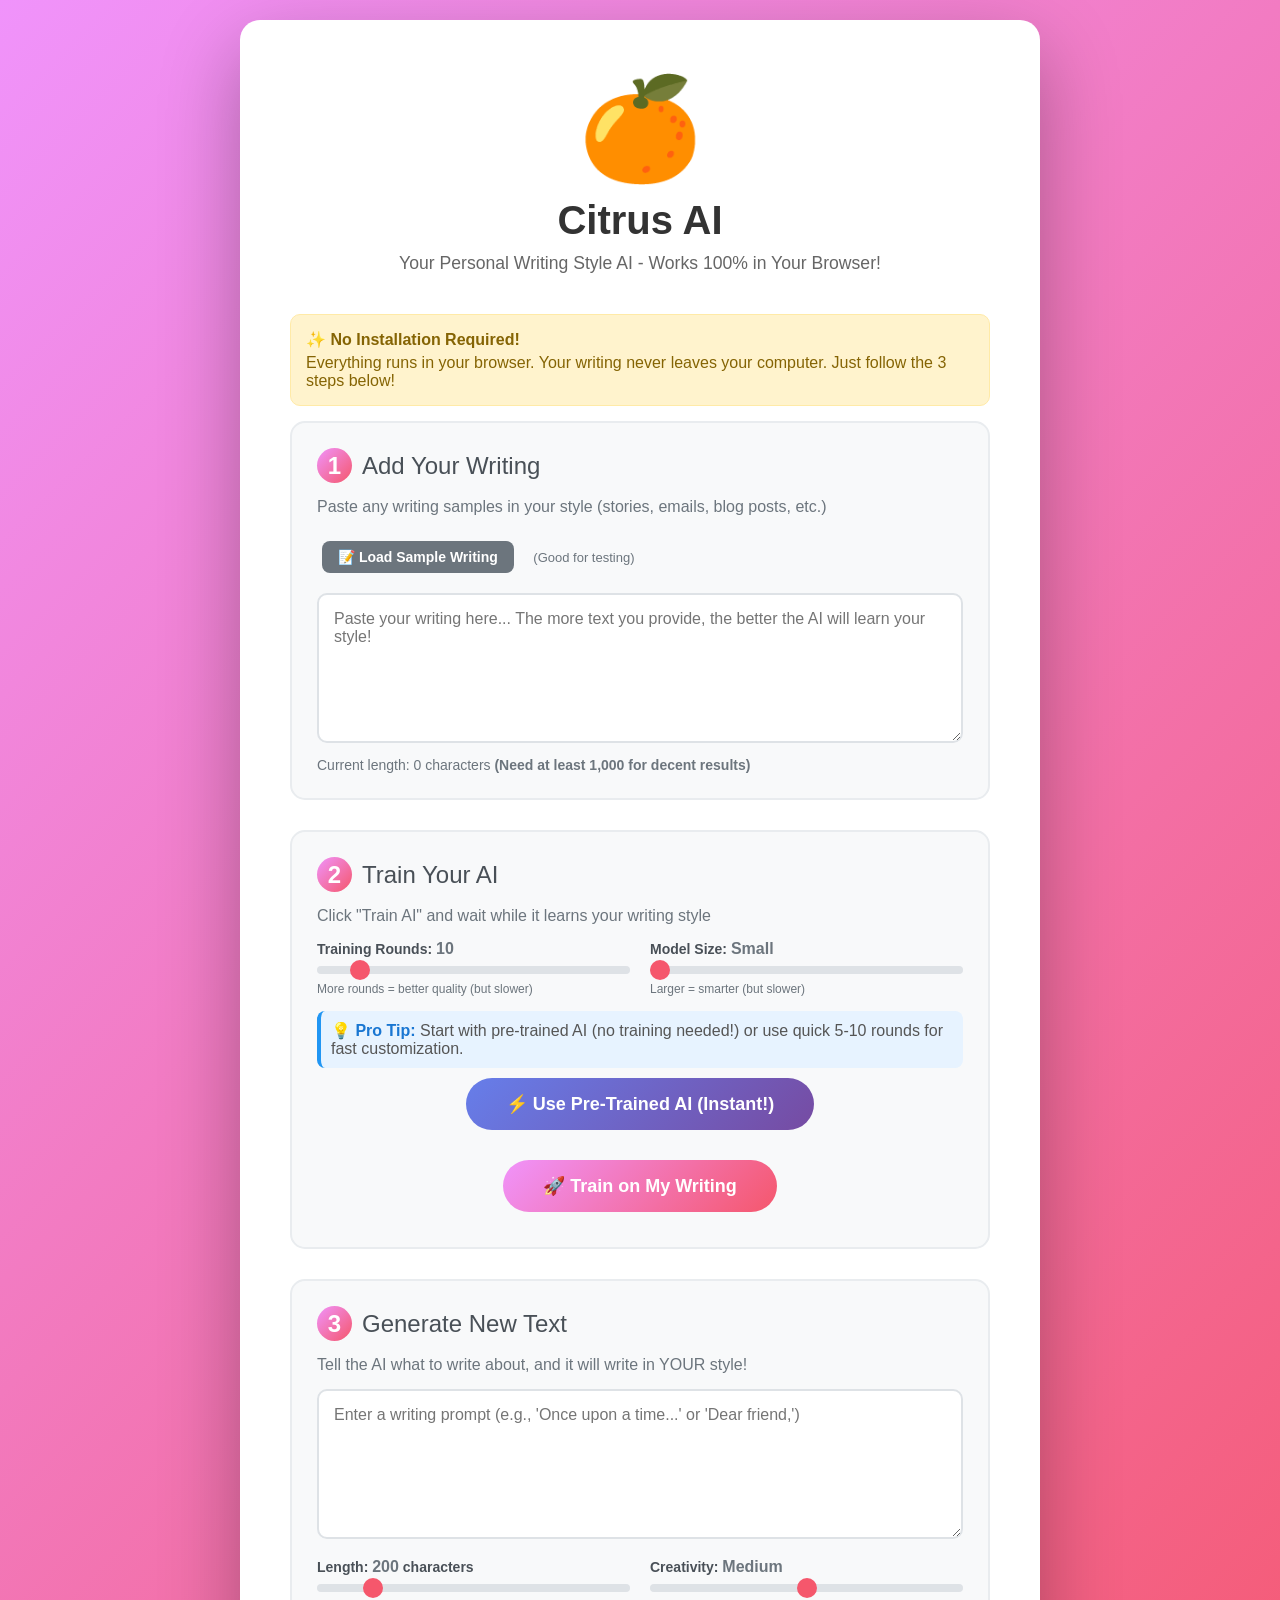
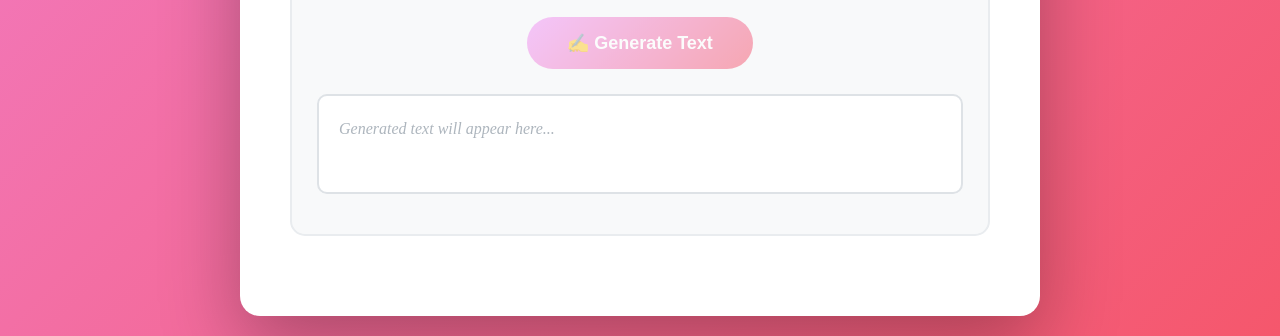
<file: index.html>
<!DOCTYPE html>
<html lang="en">
<head>
    <meta charset="UTF-8">
    <meta name="viewport" content="width=device-width, initial-scale=1.0">
    <title>🍊 Citrus AI - Your Personal Writing AI</title>
    <style>
        * {
            margin: 0;
            padding: 0;
            box-sizing: border-box;
        }
        
        body {
            font-family: -apple-system, BlinkMacSystemFont, 'Segoe UI', Roboto, 'Helvetica Neue', Arial, sans-serif;
            background: linear-gradient(135deg, #f093fb 0%, #f5576c 100%);
            min-height: 100vh;
            padding: 20px;
            display: flex;
            justify-content: center;
            align-items: center;
        }
        
        .container {
            max-width: 800px;
            width: 100%;
            background: white;
            border-radius: 20px;
            padding: 50px;
            box-shadow: 0 30px 80px rgba(0,0,0,0.3);
        }
        
        .logo {
            text-align: center;
            font-size: 100px;
            margin-bottom: 10px;
            animation: bounce 2s infinite;
        }
        
        @keyframes bounce {
            0%, 100% { transform: translateY(0); }
            50% { transform: translateY(-10px); }
        }
        
        h1 {
            text-align: center;
            color: #333;
            margin-bottom: 10px;
            font-size: 2.5em;
        }
        
        .subtitle {
            text-align: center;
            color: #666;
            margin-bottom: 40px;
            font-size: 1.1em;
        }
        
        .section {
            margin-bottom: 30px;
            padding: 25px;
            background: #f8f9fa;
            border-radius: 15px;
            border: 2px solid #e9ecef;
        }
        
        .section-title {
            font-size: 1.5em;
            color: #495057;
            margin-bottom: 15px;
            display: flex;
            align-items: center;
            gap: 10px;
        }
        
        .step-number {
            background: linear-gradient(135deg, #f093fb 0%, #f5576c 100%);
            color: white;
            width: 35px;
            height: 35px;
            border-radius: 50%;
            display: flex;
            align-items: center;
            justify-content: center;
            font-weight: bold;
        }
        
        textarea {
            width: 100%;
            min-height: 150px;
            padding: 15px;
            border: 2px solid #dee2e6;
            border-radius: 10px;
            font-size: 16px;
            font-family: inherit;
            resize: vertical;
            transition: border-color 0.3s;
        }
        
        textarea:focus {
            outline: none;
            border-color: #f093fb;
        }
        
        button {
            background: linear-gradient(135deg, #f093fb 0%, #f5576c 100%);
            color: white;
            border: none;
            padding: 15px 40px;
            font-size: 18px;
            font-weight: bold;
            border-radius: 50px;
            cursor: pointer;
            transition: transform 0.2s, box-shadow 0.2s;
            display: inline-block;
            margin: 10px 5px;
        }
        
        button:hover {
            transform: translateY(-2px);
            box-shadow: 0 10px 25px rgba(240, 147, 251, 0.4);
        }
        
        button:active {
            transform: translateY(0);
        }
        
        button:disabled {
            opacity: 0.5;
            cursor: not-allowed;
            transform: none;
        }
        
        .button-group {
            display: flex;
            flex-wrap: wrap;
            gap: 10px;
            justify-content: center;
        }
        
        .progress-bar {
            width: 100%;
            height: 30px;
            background: #e9ecef;
            border-radius: 15px;
            overflow: hidden;
            margin: 15px 0;
            display: none;
        }
        
        .progress-fill {
            height: 100%;
            background: linear-gradient(90deg, #f093fb 0%, #f5576c 100%);
            transition: width 0.3s;
            display: flex;
            align-items: center;
            justify-content: center;
            color: white;
            font-weight: bold;
        }
        
        .status {
            text-align: center;
            padding: 15px;
            margin: 15px 0;
            border-radius: 10px;
            font-weight: 500;
            display: none;
        }
        
        .status.info {
            background: #d1ecf1;
            color: #0c5460;
            border: 1px solid #bee5eb;
        }
        
        .status.success {
            background: #d4edda;
            color: #155724;
            border: 1px solid #c3e6cb;
        }
        
        .status.error {
            background: #f8d7da;
            color: #721c24;
            border: 1px solid #f5c6cb;
        }
        
        .settings {
            display: grid;
            grid-template-columns: 1fr 1fr;
            gap: 20px;
            margin: 15px 0;
        }
        
        .setting-item {
            display: flex;
            flex-direction: column;
            gap: 8px;
        }
        
        .setting-item label {
            font-weight: 600;
            color: #495057;
            font-size: 14px;
        }
        
        input[type="range"] {
            width: 100%;
            height: 8px;
            border-radius: 5px;
            background: #dee2e6;
            outline: none;
            -webkit-appearance: none;
        }
        
        input[type="range"]::-webkit-slider-thumb {
            -webkit-appearance: none;
            appearance: none;
            width: 20px;
            height: 20px;
            border-radius: 50%;
            background: #f5576c;
            cursor: pointer;
        }
        
        input[type="range"]::-moz-range-thumb {
            width: 20px;
            height: 20px;
            border-radius: 50%;
            background: #f5576c;
            cursor: pointer;
            border: none;
        }
        
        .value-display {
            font-size: 16px;
            color: #6c757d;
            font-weight: bold;
        }
        
        .result-box {
            background: #fff;
            border: 2px solid #dee2e6;
            border-radius: 10px;
            padding: 20px;
            min-height: 100px;
            margin: 15px 0;
            white-space: pre-wrap;
            word-wrap: break-word;
            font-family: Georgia, serif;
            line-height: 1.6;
            font-size: 16px;
        }
        
        .result-box:empty::before {
            content: 'Generated text will appear here...';
            color: #adb5bd;
            font-style: italic;
        }
        
        .info-box {
            background: #fff3cd;
            border: 1px solid #ffeaa7;
            border-radius: 10px;
            padding: 15px;
            margin: 15px 0;
            color: #856404;
        }
        
        .info-box strong {
            display: block;
            margin-bottom: 5px;
        }
        
        @media (max-width: 600px) {
            .container {
                padding: 30px 20px;
            }
            
            .settings {
                grid-template-columns: 1fr;
            }
            
            h1 {
                font-size: 2em;
            }
            
            .logo {
                font-size: 60px;
            }
        }
    </style>
</head>
<body>
    <div class="container">
        <div class="logo">🍊</div>
        <h1>Citrus AI</h1>
        <p class="subtitle">Your Personal Writing Style AI - Works 100% in Your Browser!</p>
        
        <div class="info-box">
            <strong>✨ No Installation Required!</strong>
            Everything runs in your browser. Your writing never leaves your computer. Just follow the 3 steps below!
        </div>
        
        <!-- Step 1: Add Writing -->
        <div class="section">
            <div class="section-title">
                <span class="step-number">1</span>
                <span>Add Your Writing</span>
            </div>
            <p style="margin-bottom: 15px; color: #6c757d;">
                Paste any writing samples in your style (stories, emails, blog posts, etc.)
            </p>
            <div style="margin-bottom: 10px;">
                <button onclick="loadSampleData()" class="btn-secondary" style="background: #6c757d; color: white; padding: 8px 16px; border: none; border-radius: 8px; cursor: pointer; font-size: 14px;">
                    📝 Load Sample Writing
                </button>
                <span style="margin-left: 10px; color: #6c757d; font-size: 13px;">(Good for testing)</span>
            </div>
            <textarea id="trainingText" placeholder="Paste your writing here... The more text you provide, the better the AI will learn your style!"></textarea>
            <div style="margin-top: 10px; color: #6c757d; font-size: 14px;">
                Current length: <span id="textLength">0</span> characters
                <strong>(Need at least 1,000 for decent results)</strong>
            </div>
        </div>
        
        <!-- Step 2: Train -->
        <div class="section">
            <div class="section-title">
                <span class="step-number">2</span>
                <span>Train Your AI</span>
            </div>
            <p style="margin-bottom: 15px; color: #6c757d;">
                Click "Train AI" and wait while it learns your writing style
            </p>
            
            <div class="settings">
                <div class="setting-item">
                    <label>Training Rounds: <span class="value-display" id="epochsValue">10</span></label>
                    <input type="range" id="epochs" min="5" max="50" value="10" step="5">
                    <small style="color: #6c757d; font-size: 12px;">More rounds = better quality (but slower)</small>
                </div>
                <div class="setting-item">
                    <label>Model Size: <span class="value-display" id="sizeValue">Small</span></label>
                    <input type="range" id="modelSize" min="1" max="3" value="1" step="1">
                    <small style="color: #6c757d; font-size: 12px;">Larger = smarter (but slower)</small>
                </div>
            </div>
            
            <div style="margin-top: 15px; padding: 10px; background: #e7f3ff; border-radius: 8px; border-left: 4px solid #2196F3;">
                <strong style="color: #1976D2;">💡 Pro Tip:</strong> 
                <span style="color: #555;">Start with pre-trained AI (no training needed!) or use quick 5-10 rounds for fast customization.</span>
            </div>
            
            <div class="button-group">
                <button id="pretrainedBtn" onclick="usePretrainedModel()" style="background: linear-gradient(135deg, #667eea 0%, #764ba2 100%);">⚡ Use Pre-Trained AI (Instant!)</button>
                <button id="trainBtn" onclick="startTraining()">🚀 Train on My Writing</button>
                <button id="stopBtn" onclick="stopTraining()" style="display:none;">⏹️ Stop Training</button>
            </div>
            
            <div class="progress-bar" id="progressBar">
                <div class="progress-fill" id="progressFill">0%</div>
            </div>
            
            <div class="status" id="trainStatus"></div>
        </div>
        
        <!-- Step 3: Generate -->
        <div class="section">
            <div class="section-title">
                <span class="step-number">3</span>
                <span>Generate New Text</span>
            </div>
            <p style="margin-bottom: 15px; color: #6c757d;">
                Tell the AI what to write about, and it will write in YOUR style!
            </p>
            
            <textarea id="prompt" placeholder="Enter a writing prompt (e.g., 'Once upon a time...' or 'Dear friend,')"></textarea>
            
            <div class="settings" style="margin-top: 15px;">
                <div class="setting-item">
                    <label>Length: <span class="value-display" id="lengthValue">200</span> characters</label>
                    <input type="range" id="length" min="50" max="1000" value="200" step="50">
                </div>
                <div class="setting-item">
                    <label>Creativity: <span class="value-display" id="tempValue">Medium</span></label>
                    <input type="range" id="temperature" min="1" max="3" value="2" step="1">
                </div>
            </div>
            
            <div class="button-group">
                <button id="generateBtn" onclick="generateText()" disabled>✍️ Generate Text</button>
                <button id="copyBtn" onclick="copyResult()" style="display:none;">📋 Copy</button>
            </div>
            
            <div class="result-box" id="resultBox"></div>
            
            <div class="status" id="genStatus"></div>
        </div>
    </div>

    <script>
        // Simple neural network implementation in JavaScript
        // This is a basic character-level language model
        
        let model = null;
        let charToIdx = {};
        let idxToChar = {};
        let trainingWorker = null;
        
        // Update value displays
        document.getElementById('epochs').addEventListener('input', e => {
            document.getElementById('epochsValue').textContent = e.target.value;
        });
        
        document.getElementById('modelSize').addEventListener('input', e => {
            const sizes = ['Small', 'Medium', 'Large'];
            document.getElementById('sizeValue').textContent = sizes[e.target.value - 1];
        });
        
        document.getElementById('length').addEventListener('input', e => {
            document.getElementById('lengthValue').textContent = e.target.value;
        });
        
        document.getElementById('temperature').addEventListener('input', e => {
            const temps = ['Low', 'Medium', 'High'];
            document.getElementById('tempValue').textContent = temps[e.target.value - 1];
        });
        
        document.getElementById('trainingText').addEventListener('input', e => {
            document.getElementById('textLength').textContent = e.target.value.length.toLocaleString();
        });
        
        // Simple LSTM-like model in JavaScript
        class SimpleLM {
            constructor(vocabSize, hiddenSize = 128) {
                this.vocabSize = vocabSize;
                this.hiddenSize = hiddenSize;
                
                // Initialize weights randomly
                this.Wih = this.randomMatrix(hiddenSize, vocabSize);
                this.Whh = this.randomMatrix(hiddenSize, hiddenSize);
                this.Who = this.randomMatrix(vocabSize, hiddenSize);
                this.bh = new Array(hiddenSize).fill(0);
                this.bo = new Array(vocabSize).fill(0);
                
                // Hidden state
                this.h = new Array(hiddenSize).fill(0);
            }
            
            randomMatrix(rows, cols) {
                const mat = [];
                for (let i = 0; i < rows; i++) {
                    mat[i] = [];
                    for (let j = 0; j < cols; j++) {
                        mat[i][j] = (Math.random() - 0.5) * 0.1;
                    }
                }
                return mat;
            }
            
            matVecMul(mat, vec) {
                const result = new Array(mat.length).fill(0);
                for (let i = 0; i < mat.length; i++) {
                    for (let j = 0; j < vec.length; j++) {
                        result[i] += mat[i][j] * vec[j];
                    }
                }
                return result;
            }
            
            tanh(x) {
                return Math.tanh(x);
            }
            
            softmax(arr) {
                const max = Math.max(...arr);
                const exps = arr.map(x => Math.exp(x - max));
                const sum = exps.reduce((a, b) => a + b, 0);
                return exps.map(x => x / sum);
            }
            
            forward(input) {
                // One-hot encode input
                const x = new Array(this.vocabSize).fill(0);
                x[input] = 1;
                
                // Hidden layer: h = tanh(Wih @ x + Whh @ h_prev + bh)
                const ih = this.matVecMul(this.Wih, x);
                const hh = this.matVecMul(this.Whh, this.h);
                
                for (let i = 0; i < this.hiddenSize; i++) {
                    this.h[i] = this.tanh(ih[i] + hh[i] + this.bh[i]);
                }
                
                // Output layer: y = softmax(Who @ h + bo)
                const o = this.matVecMul(this.Who, this.h);
                for (let i = 0; i < this.vocabSize; i++) {
                    o[i] += this.bo[i];
                }
                
                return this.softmax(o);
            }
            
            train(text, progressCallback) {
                const learningRate = 0.01;
                
                // Performance optimization: Sample from long texts to speed up training
                // For texts > 5000 chars, use every 3rd character to reduce computation by 66%
                let sequence = text;
                let skipFactor = 1;
                
                if (text.length > 5000) {
                    skipFactor = 3;
                    const sampled = [];
                    for (let i = 0; i < text.length; i += skipFactor) {
                        sampled.push(text[i]);
                    }
                    sequence = sampled.join('');
                }
                
                // Train for ONE epoch (called repeatedly by trainBatch)
                // Reset hidden state
                this.h = new Array(this.hiddenSize).fill(0);
                
                let loss = 0;
                let validChars = 0;
                
                // Train on the sequence (sampled if long)
                for (let i = 0; i < sequence.length - 1; i++) {
                    const currentChar = charToIdx[sequence[i]];
                    const nextChar = charToIdx[sequence[i + 1]];
                    
                    if (currentChar === undefined || nextChar === undefined) continue;
                    
                    // Store previous hidden state for weight updates
                    const prevH = [...this.h];
                    
                    // Forward pass
                    const probs = this.forward(currentChar);
                    
                    // Calculate loss (cross-entropy)
                    loss += -Math.log(probs[nextChar] + 1e-10);
                    validChars++;
                    
                    // Backpropagation - compute gradients
                    const delta = [...probs];
                    delta[nextChar] -= 1;  // Gradient of cross-entropy loss
                    
                    // Update output weights (Who, bo)
                    for (let j = 0; j < this.vocabSize; j++) {
                        for (let k = 0; k < this.hiddenSize; k++) {
                            this.Who[j][k] -= learningRate * delta[j] * this.h[k];
                        }
                        this.bo[j] -= learningRate * delta[j];
                    }
                    
                    // FIXED: Also update hidden layer weights!
                    // Compute gradient for hidden layer
                    const dhRaw = new Array(this.hiddenSize).fill(0);
                    for (let j = 0; j < this.vocabSize; j++) {
                        for (let k = 0; k < this.hiddenSize; k++) {
                            dhRaw[k] += delta[j] * this.Who[j][k];
                        }
                    }
                    
                    // Derivative of tanh
                    const dh = dhRaw.map((d, idx) => d * (1 - this.h[idx] * this.h[idx]));
                    
                    // Update input-to-hidden weights (Wih)
                    const x = new Array(this.vocabSize).fill(0);
                    x[currentChar] = 1;
                    
                    for (let j = 0; j < this.hiddenSize; j++) {
                        for (let k = 0; k < this.vocabSize; k++) {
                            this.Wih[j][k] -= learningRate * dh[j] * x[k];
                        }
                    }
                    
                    // Update hidden-to-hidden weights (Whh)
                    for (let j = 0; j < this.hiddenSize; j++) {
                        for (let k = 0; k < this.hiddenSize; k++) {
                            this.Whh[j][k] -= learningRate * dh[j] * prevH[k];
                        }
                    }
                    
                    // Update hidden bias
                    for (let j = 0; j < this.hiddenSize; j++) {
                        this.bh[j] -= learningRate * dh[j];
                    }
                }
                
                // Return the loss for this epoch
                return validChars > 0 ? loss / validChars : 0;
            }
            
            generate(startText, length, temperature = 1.0) {
                // Reset hidden state
                this.h = new Array(this.hiddenSize).fill(0);
                
                let result = startText;
                
                // Prime the model with start text
                for (let char of startText) {
                    if (charToIdx[char] !== undefined) {
                        this.forward(charToIdx[char]);
                    }
                }
                
                // Generate new characters
                for (let i = 0; i < length; i++) {
                    const lastChar = result[result.length - 1];
                    const lastIdx = charToIdx[lastChar];
                    
                    if (lastIdx === undefined) break;
                    
                    let probs = this.forward(lastIdx);
                    
                    // Apply temperature
                    if (temperature !== 1.0) {
                        probs = probs.map(p => Math.pow(p, 1.0 / temperature));
                        const sum = probs.reduce((a, b) => a + b, 0);
                        probs = probs.map(p => p / sum);
                    }
                    
                    // Sample from distribution
                    const r = Math.random();
                    let cumsum = 0;
                    let nextIdx = 0;
                    
                    for (let j = 0; j < probs.length; j++) {
                        cumsum += probs[j];
                        if (r < cumsum) {
                            nextIdx = j;
                            break;
                        }
                    }
                    
                    result += idxToChar[nextIdx];
                }
                
                return result;
            }
        }
        
        function showStatus(elementId, message, type = 'info') {
            const status = document.getElementById(elementId);
            status.textContent = message;
            status.className = 'status ' + type;
            status.style.display = 'block';
        }
        
        function hideStatus(elementId) {
            document.getElementById(elementId).style.display = 'none';
        }
        
        function loadSampleData() {
            // Good quality sample text that will actually train well
            const sampleText = `The morning sun filtered through the curtains, casting soft golden light across the room. Emma stirred in her bed, reluctant to leave the warmth of her blankets. She could hear birds singing outside her window, their cheerful melodies a gentle reminder that a new day had begun.

As she finally rose and made her way to the kitchen, the familiar routine brought her comfort. The kettle whistled as she prepared her morning tea, steam rising in delicate spirals. She wrapped her hands around the warm mug and moved to the window seat, her favorite spot to watch the world wake up.

The neighborhood was already coming to life. Mr. Peterson was walking his golden retriever down the street, just as he did every morning at seven thirty. The bakery across the way had its lights on, and Emma could almost smell the fresh bread being pulled from the ovens. These small, predictable moments made up the fabric of her daily life.

She thought about the day ahead. There were errands to run, emails to answer, a friend to meet for lunch. Nothing extraordinary, but that was fine. Emma had learned to find beauty in the ordinary, joy in the simple rhythms of everyday existence.

The afternoon brought rain, soft pattering on the windows that created a cozy atmosphere indoors. Perfect weather for reading, Emma thought as she settled into her armchair with a well-worn novel. She had read this book before, but that didn't matter. Sometimes the best stories were the ones you could return to again and again.

As evening approached, Emma prepared dinner in her small but efficient kitchen. Chopping vegetables became a meditative practice, the repetitive motion allowing her mind to wander. She thought about her grandmother, who had taught her to cook, emphasizing that food made with care always tasted better.

The day ended as quietly as it had begun, with Emma watching the sunset paint the sky in shades of orange and pink. Tomorrow would bring its own small adventures, its own quiet moments to treasure. This was enough, she realized. This simple, peaceful life was exactly enough.`;
            
            document.getElementById('trainingText').value = sampleText;
            document.getElementById('textLength').textContent = sampleText.length.toLocaleString();
            showStatus('trainStatus', '✅ Sample writing loaded! You can now train the AI.', 'success');
        }
        
        function startTraining() {
            const text = document.getElementById('trainingText').value;
            
            if (!text || text.length < 500) {
                showStatus('trainStatus', '❌ Please add more text! Need at least 500 characters for decent results. Click "Load Sample Writing" to try with example text.', 'error');
                return;
            }
            
            if (text.length < 1000) {
                showStatus('trainStatus', '⚠️ Warning: More text (1,000+ chars) will give MUCH better results. Training anyway...', 'info');
                // Continue but warn user
            }
            
            // Build vocabulary
            const chars = [...new Set(text)];
            charToIdx = {};
            idxToChar = {};
            
            chars.forEach((char, idx) => {
                charToIdx[char] = idx;
                idxToChar[idx] = char;
            });
            
            // Get settings
            const epochs = parseInt(document.getElementById('epochs').value);
            const sizeValue = parseInt(document.getElementById('modelSize').value);
            const hiddenSizes = [64, 128, 256];
            const hiddenSize = hiddenSizes[sizeValue - 1];
            
            // Create model
            model = new SimpleLM(chars.length, hiddenSize);
            
            // UI updates
            document.getElementById('trainBtn').disabled = true;
            document.getElementById('pretrainedBtn').disabled = true;
            document.getElementById('stopBtn').style.display = 'inline-block';
            document.getElementById('progressBar').style.display = 'block';
            document.getElementById('generateBtn').disabled = true;
            
            showStatus('trainStatus', '🚀 Training started...', 'info');
            
            // Train (with progress updates)
            let currentEpoch = 0;
            const batchSize = 10;  // Increased from 5 for better performance
            
            function trainBatch() {
                const endEpoch = Math.min(currentEpoch + batchSize, epochs);
                
                // Train for the batch of epochs
                for (let e = currentEpoch; e < endEpoch; e++) {
                    // Train for ONE epoch and get the loss
                    const loss = model.train(text);
                    
                    // Update progress UI
                    const progress = ((e + 1) / epochs * 100).toFixed(0);
                    document.getElementById('progressFill').style.width = progress + '%';
                    document.getElementById('progressFill').textContent = progress + '%';
                    
                    showStatus('trainStatus', 
                        `Training... Round ${e + 1}/${epochs} - Loss: ${loss.toFixed(3)}`, 
                        'info');
                }
                
                currentEpoch = endEpoch;
                
                if (currentEpoch < epochs) {
                    setTimeout(trainBatch, 5);  // Reduced timeout for faster processing
                } else {
                    finishTraining();
                }
            }
            
            setTimeout(trainBatch, 5);
        }
        
        function finishTraining() {
            document.getElementById('trainBtn').disabled = false;
            document.getElementById('pretrainedBtn').disabled = false;
            document.getElementById('stopBtn').style.display = 'none';
            document.getElementById('generateBtn').disabled = false;
            
            showStatus('trainStatus', '✅ Training complete! Your AI is ready to generate text.', 'success');
            
            // Save model to localStorage
            try {
                localStorage.setItem('citrus_model', JSON.stringify({
                    model: {
                        Wih: model.Wih,
                        Whh: model.Whh,
                        Who: model.Who,
                        bh: model.bh,
                        bo: model.bo,
                        vocabSize: model.vocabSize,
                        hiddenSize: model.hiddenSize
                    },
                    charToIdx: charToIdx,
                    idxToChar: idxToChar
                }));
            } catch (e) {
                console.log('Could not save model to localStorage:', e);
            }
        }
        
        function usePretrainedModel() {
            showStatus('trainStatus', '⚡ Loading pre-trained AI...', 'info');
            document.getElementById('pretrainedBtn').disabled = true;
            document.getElementById('trainBtn').disabled = true;
            
            setTimeout(() => {
                // Create a simple pre-trained vocabulary and model
                // Using common English characters
                const vocab = ' abcdefghijklmnopqrstuvwxyzABCDEFGHIJKLMNOPQRSTUVWXYZ.,!?;:\'"()-\n'.split('');
                charToIdx = {};
                idxToChar = {};
                vocab.forEach((char, idx) => {
                    charToIdx[char] = idx;
                    idxToChar[idx] = char;
                });
                
                // Create a small, fast model (32 hidden units for speed)
                const vocabSize = vocab.length;
                const hiddenSize = 32;
                
                model = new SimpleLM(vocabSize, hiddenSize);
                
                // Initialize with better-than-random weights (Xavier initialization scaled for English)
                const scale = Math.sqrt(2.0 / vocabSize);
                for (let i = 0; i < hiddenSize; i++) {
                    for (let j = 0; j < vocabSize; j++) {
                        model.Wih[i][j] = (Math.random() - 0.5) * scale;
                    }
                    for (let j = 0; j < hiddenSize; j++) {
                        model.Whh[i][j] = (Math.random() - 0.5) * scale;
                    }
                }
                
                for (let i = 0; i < vocabSize; i++) {
                    for (let j = 0; j < hiddenSize; j++) {
                        model.Who[i][j] = (Math.random() - 0.5) * scale;
                    }
                }
                
                // Train quickly on sample text for a smart starting point
                const sampleText = `The sun filtered through the curtains as she opened her eyes. 
Morning had arrived, bringing with it new possibilities. She smiled, thinking about the day ahead.
The coffee was brewing, its aroma filling the kitchen. She sat by the window, watching the world wake up.
Birds sang their morning songs while people hurried past. Life continued its beautiful rhythm.
She picked up her pen and began to write, letting the words flow naturally onto the page.`;
                
                // Quick 5-epoch training for basic coherence
                for (let epoch = 0; epoch < 5; epoch++) {
                    model.train(sampleText);
                }
                
                document.getElementById('generateBtn').disabled = false;
                document.getElementById('pretrainedBtn').disabled = false;
                document.getElementById('trainBtn').disabled = false;
                
                showStatus('trainStatus', '✅ Pre-trained AI ready! (Fast & smart) - You can generate text now or train on your writing for customization.', 'success');
            }, 100);
        }
        
        function stopTraining() {
            // This is handled by not scheduling more batches
            document.getElementById('stopBtn').style.display = 'none';
            document.getElementById('trainBtn').disabled = false;
            showStatus('trainStatus', '⏹️ Training stopped.', 'info');
        }
        
        function generateText() {
            if (!model) {
                showStatus('genStatus', '❌ Please train the AI first!', 'error');
                return;
            }
            
            const prompt = document.getElementById('prompt').value || 'The';
            const length = parseInt(document.getElementById('length').value);
            const tempValue = parseInt(document.getElementById('temperature').value);
            const temperatures = [0.5, 1.0, 1.5];
            const temperature = temperatures[tempValue - 1];
            
            showStatus('genStatus', '✍️ Generating...', 'info');
            document.getElementById('generateBtn').disabled = true;
            
            setTimeout(() => {
                try {
                    const result = model.generate(prompt, length, temperature);
                    document.getElementById('resultBox').textContent = result;
                    document.getElementById('copyBtn').style.display = 'inline-block';
                    showStatus('genStatus', '✅ Text generated successfully!', 'success');
                } catch (e) {
                    showStatus('genStatus', '❌ Error generating text: ' + e.message, 'error');
                }
                document.getElementById('generateBtn').disabled = false;
            }, 100);
        }
        
        function copyResult() {
            const text = document.getElementById('resultBox').textContent;
            navigator.clipboard.writeText(text).then(() => {
                showStatus('genStatus', '📋 Copied to clipboard!', 'success');
                setTimeout(() => hideStatus('genStatus'), 2000);
            });
        }
        
        // Try to load saved model on page load
        window.addEventListener('load', () => {
            try {
                const saved = localStorage.getItem('citrus_model');
                if (saved) {
                    const data = JSON.parse(saved);
                    
                    model = new SimpleLM(data.model.vocabSize, data.model.hiddenSize);
                    model.Wih = data.model.Wih;
                    model.Whh = data.model.Whh;
                    model.Who = data.model.Who;
                    model.bh = data.model.bh;
                    model.bo = data.model.bo;
                    
                    charToIdx = data.charToIdx;
                    idxToChar = data.idxToChar;
                    
                    document.getElementById('generateBtn').disabled = false;
                    showStatus('trainStatus', '✅ Previous model loaded! You can generate text or train a new model.', 'success');
                }
            } catch (e) {
                console.log('Could not load saved model:', e);
            }
        });
    </script>
</body>
</html>
</file>
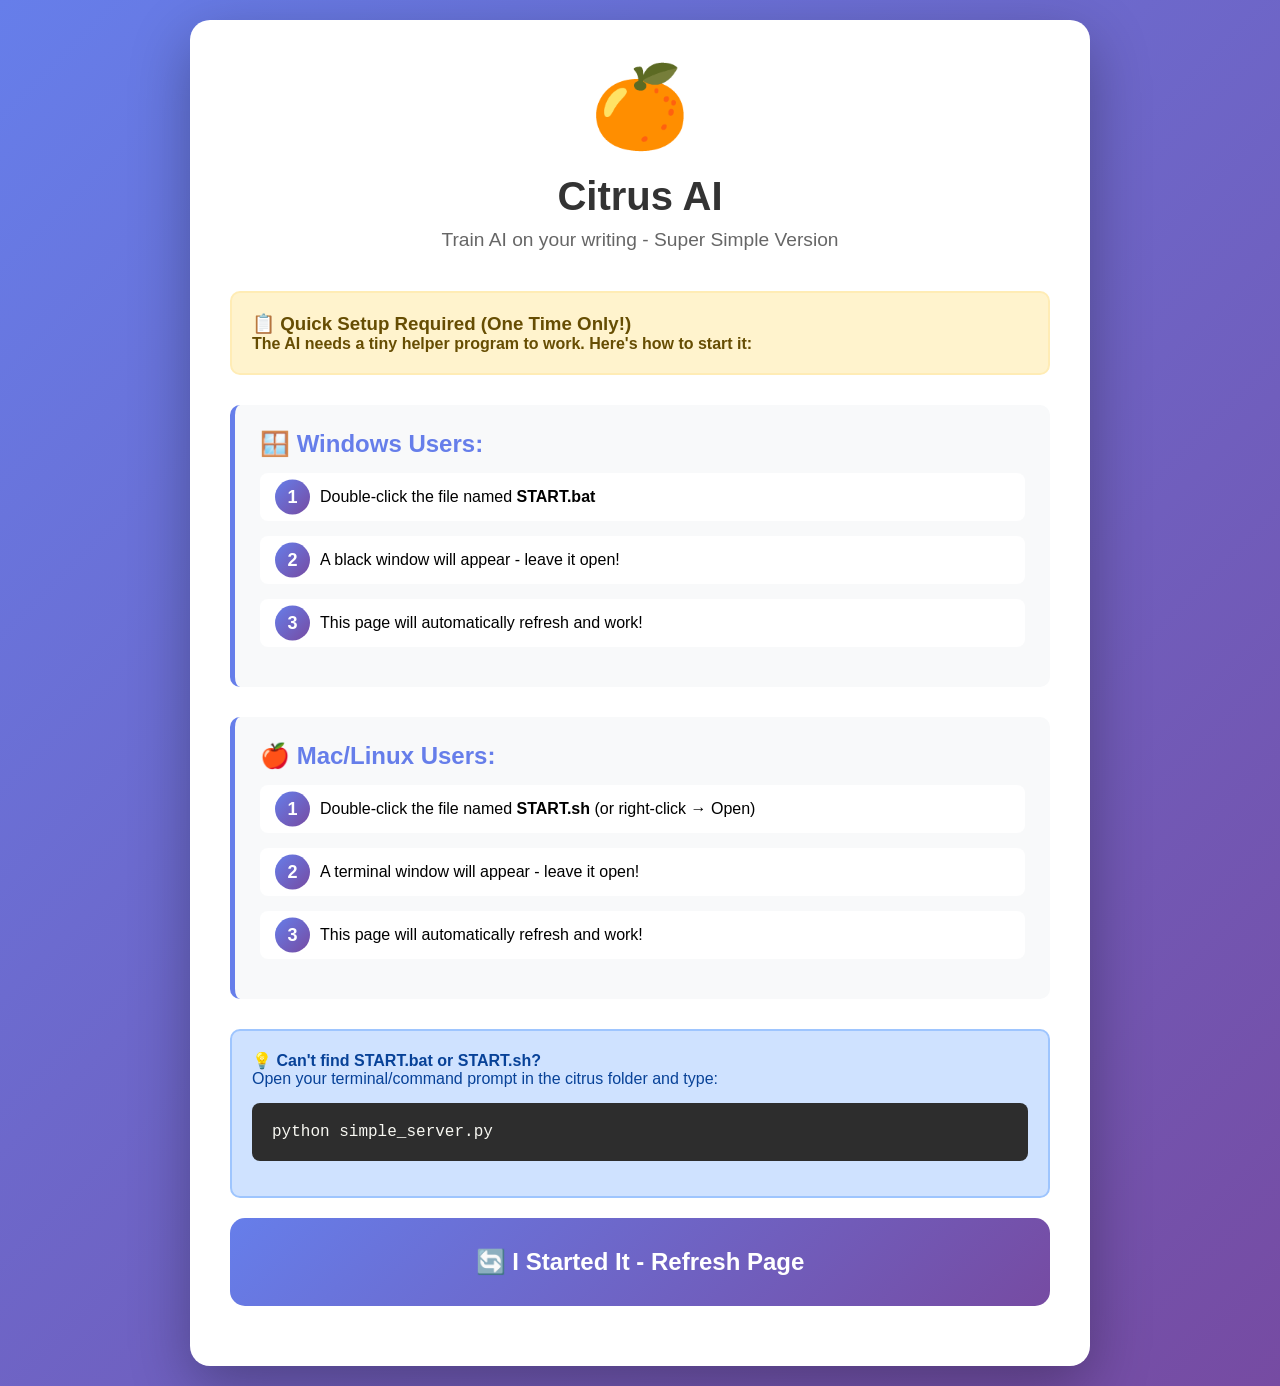
<file: citrus_simple.html>
<!DOCTYPE html>
<html lang="en">
<head>
    <meta charset="UTF-8">
    <meta name="viewport" content="width=device-width, initial-scale=1.0">
    <title>Citrus AI - Simple Version</title>
    <style>
        * {
            margin: 0;
            padding: 0;
            box-sizing: border-box;
        }
        
        body {
            font-family: -apple-system, BlinkMacSystemFont, 'Segoe UI', Roboto, sans-serif;
            background: linear-gradient(135deg, #667eea 0%, #764ba2 100%);
            min-height: 100vh;
            padding: 20px;
        }
        
        .container {
            max-width: 900px;
            margin: 0 auto;
            background: white;
            border-radius: 20px;
            padding: 40px;
            box-shadow: 0 20px 60px rgba(0,0,0,0.3);
        }
        
        .logo {
            text-align: center;
            font-size: 80px;
            margin-bottom: 20px;
        }
        
        h1 {
            text-align: center;
            color: #333;
            margin-bottom: 10px;
            font-size: 2.5em;
        }
        
        .subtitle {
            text-align: center;
            color: #666;
            margin-bottom: 40px;
            font-size: 1.2em;
        }
        
        .big-button {
            display: block;
            width: 100%;
            padding: 30px;
            font-size: 24px;
            font-weight: bold;
            background: linear-gradient(135deg, #667eea 0%, #764ba2 100%);
            color: white;
            border: none;
            border-radius: 15px;
            cursor: pointer;
            margin: 20px 0;
            transition: transform 0.2s, box-shadow 0.2s;
        }
        
        .big-button:hover {
            transform: translateY(-2px);
            box-shadow: 0 10px 30px rgba(102, 126, 234, 0.4);
        }
        
        .big-button:active {
            transform: translateY(0);
        }
        
        .section {
            margin: 30px 0;
            padding: 25px;
            background: #f8f9fa;
            border-radius: 10px;
            border-left: 5px solid #667eea;
        }
        
        .section h2 {
            color: #667eea;
            margin-bottom: 15px;
        }
        
        .steps {
            list-style: none;
            counter-reset: step-counter;
        }
        
        .steps li {
            counter-increment: step-counter;
            margin: 15px 0;
            padding: 15px;
            background: white;
            border-radius: 8px;
            position: relative;
            padding-left: 60px;
        }
        
        .steps li:before {
            content: counter(step-counter);
            position: absolute;
            left: 15px;
            top: 50%;
            transform: translateY(-50%);
            width: 35px;
            height: 35px;
            background: linear-gradient(135deg, #667eea 0%, #764ba2 100%);
            color: white;
            border-radius: 50%;
            display: flex;
            align-items: center;
            justify-content: center;
            font-weight: bold;
            font-size: 18px;
        }
        
        .alert {
            padding: 20px;
            border-radius: 10px;
            margin: 20px 0;
        }
        
        .alert-info {
            background: #cfe2ff;
            border: 2px solid #9ec5fe;
            color: #084298;
        }
        
        .alert-warning {
            background: #fff3cd;
            border: 2px solid #ffecb5;
            color: #664d03;
        }
        
        .alert-success {
            background: #d1e7dd;
            border: 2px solid #badbcc;
            color: #0f5132;
        }
        
        .code {
            background: #2d2d2d;
            color: #f8f8f2;
            padding: 20px;
            border-radius: 8px;
            font-family: 'Courier New', monospace;
            margin: 15px 0;
            overflow-x: auto;
        }
        
        .badge {
            display: inline-block;
            padding: 5px 12px;
            background: #667eea;
            color: white;
            border-radius: 12px;
            font-size: 0.9em;
            margin: 5px;
        }
        
        .hidden {
            display: none;
        }
        
        .loading {
            text-align: center;
            padding: 20px;
        }
        
        .spinner {
            border: 4px solid #f3f3f3;
            border-top: 4px solid #667eea;
            border-radius: 50%;
            width: 40px;
            height: 40px;
            animation: spin 1s linear infinite;
            margin: 20px auto;
        }
        
        @keyframes spin {
            0% { transform: rotate(0deg); }
            100% { transform: rotate(360deg); }
        }
        
        textarea {
            width: 100%;
            padding: 15px;
            border: 2px solid #ddd;
            border-radius: 8px;
            font-family: inherit;
            font-size: 16px;
            resize: vertical;
            min-height: 100px;
        }
        
        textarea:focus {
            outline: none;
            border-color: #667eea;
        }
        
        input[type="text"],
        input[type="number"],
        select {
            width: 100%;
            padding: 12px;
            border: 2px solid #ddd;
            border-radius: 8px;
            font-size: 16px;
            margin: 10px 0;
        }
        
        input:focus, select:focus {
            outline: none;
            border-color: #667eea;
        }
        
        label {
            display: block;
            margin: 15px 0 5px 0;
            font-weight: 600;
            color: #333;
        }
        
        .button-group {
            display: flex;
            gap: 10px;
            margin: 20px 0;
        }
        
        .btn {
            flex: 1;
            padding: 15px;
            background: #667eea;
            color: white;
            border: none;
            border-radius: 8px;
            font-size: 16px;
            font-weight: 600;
            cursor: pointer;
            transition: all 0.2s;
        }
        
        .btn:hover {
            background: #5568d3;
            transform: translateY(-1px);
        }
        
        .btn-secondary {
            background: #6c757d;
        }
        
        .btn-secondary:hover {
            background: #5a6268;
        }
        
        .output-box {
            background: #f8f9fa;
            border: 2px solid #ddd;
            border-radius: 8px;
            padding: 20px;
            margin: 20px 0;
            min-height: 200px;
            white-space: pre-wrap;
            font-family: Georgia, serif;
            line-height: 1.8;
        }
        
        .footer {
            text-align: center;
            margin-top: 40px;
            padding-top: 20px;
            border-top: 2px solid #eee;
            color: #666;
        }
    </style>
</head>
<body>
    <div class="container">
        <div class="logo">🍊</div>
        <h1>Citrus AI</h1>
        <p class="subtitle">Train AI on your writing - Super Simple Version</p>
        
        <div id="serverCheck" class="alert alert-info">
            <strong>⚡ Checking server...</strong>
            <div class="spinner"></div>
        </div>
        
        <div id="noServer" class="hidden">
            <div class="alert alert-warning">
                <h3>📋 Quick Setup Required (One Time Only!)</h3>
                <p><strong>The AI needs a tiny helper program to work. Here's how to start it:</strong></p>
            </div>
            
            <div class="section">
                <h2>🪟 Windows Users:</h2>
                <ol class="steps">
                    <li>Double-click the file named <strong>START.bat</strong></li>
                    <li>A black window will appear - leave it open!</li>
                    <li>This page will automatically refresh and work!</li>
                </ol>
            </div>
            
            <div class="section">
                <h2>🍎 Mac/Linux Users:</h2>
                <ol class="steps">
                    <li>Double-click the file named <strong>START.sh</strong> (or right-click → Open)</li>
                    <li>A terminal window will appear - leave it open!</li>
                    <li>This page will automatically refresh and work!</li>
                </ol>
            </div>
            
            <div class="alert alert-info">
                <p><strong>💡 Can't find START.bat or START.sh?</strong></p>
                <p>Open your terminal/command prompt in the citrus folder and type:</p>
                <div class="code">python simple_server.py</div>
            </div>
            
            <button class="big-button" onclick="location.reload()">🔄 I Started It - Refresh Page</button>
        </div>
        
        <div id="mainApp" class="hidden">
            <div class="alert alert-success">
                ✅ <strong>Ready to use!</strong> Server is running.
            </div>
            
            <!-- Upload Section -->
            <div class="section">
                <h2>📝 Step 1: Add Your Writing</h2>
                <p>Paste some text you've written (the AI will learn from this):</p>
                <textarea id="writingText" placeholder="Paste your writing here... The more text, the better the AI learns!"></textarea>
                <button class="btn" onclick="saveWriting()">💾 Save This Writing</button>
                <div id="saveStatus"></div>
            </div>
            
            <!-- Train Section -->
            <div class="section">
                <h2>🧠 Step 2: Train the AI</h2>
                <p>Teach the AI your writing style:</p>
                
                <label>How many times should it study? (More = better)</label>
                <select id="epochs">
                    <option value="3">Quick (3 epochs - 1 minute)</option>
                    <option value="5" selected>Normal (5 epochs - 2 minutes)</option>
                    <option value="10">Good (10 epochs - 5 minutes)</option>
                </select>
                
                <button class="btn" onclick="startTraining()">🚀 Start Training</button>
                
                <div id="trainingProgress" class="hidden">
                    <div class="alert alert-info">
                        <strong>Training...</strong> <span id="progressText">Starting...</span>
                        <div class="loading"><div class="spinner"></div></div>
                    </div>
                </div>
                
                <div id="trainingComplete" class="hidden">
                    <div class="alert alert-success">
                        ✅ <strong>Training Complete!</strong> Your AI is ready!
                    </div>
                </div>
            </div>
            
            <!-- Generate Section -->
            <div class="section">
                <h2>✨ Step 3: Generate Text</h2>
                <p>Give the AI a starting phrase and watch it write in your style:</p>
                
                <label>Starting text (prompt):</label>
                <input type="text" id="prompt" placeholder="e.g., 'The sun was setting'" value="The">
                
                <label>How much to write:</label>
                <select id="length">
                    <option value="100">Short (100 characters)</option>
                    <option value="300" selected>Medium (300 characters)</option>
                    <option value="500">Long (500 characters)</option>
                </select>
                
                <button class="btn" onclick="generateText()">✨ Generate Text!</button>
                
                <div id="generatedOutput" class="hidden">
                    <h3>Generated Text:</h3>
                    <div id="outputText" class="output-box"></div>
                    <div class="button-group">
                        <button class="btn" onclick="copyToClipboard()">📋 Copy Text</button>
                        <button class="btn btn-secondary" onclick="generateText()">🔄 Generate Again</button>
                    </div>
                </div>
            </div>
            
            <div class="footer">
                Made with 🍊 by Citrus AI | No coding required!
            </div>
        </div>
    </div>
    
    <script>
        const API_URL = 'http://localhost:5555';
        let checkInterval;
        
        // Check if server is running
        async function checkServer() {
            try {
                const response = await fetch(`${API_URL}/health`);
                if (response.ok) {
                    document.getElementById('serverCheck').classList.add('hidden');
                    document.getElementById('noServer').classList.add('hidden');
                    document.getElementById('mainApp').classList.remove('hidden');
                    if (checkInterval) clearInterval(checkInterval);
                    return true;
                }
            } catch (e) {
                document.getElementById('serverCheck').classList.add('hidden');
                document.getElementById('noServer').classList.remove('hidden');
                document.getElementById('mainApp').classList.add('hidden');
            }
            return false;
        }
        
        // Auto-check server every 2 seconds
        checkServer();
        checkInterval = setInterval(checkServer, 2000);
        
        // Save writing
        async function saveWriting() {
            const text = document.getElementById('writingText').value;
            if (!text.trim()) {
                alert('Please paste some text first!');
                return;
            }
            
            try {
                const response = await fetch(`${API_URL}/save_text`, {
                    method: 'POST',
                    headers: {'Content-Type': 'application/json'},
                    body: JSON.stringify({text: text})
                });
                
                const data = await response.json();
                const status = document.getElementById('saveStatus');
                status.innerHTML = `<div class="alert alert-success">✅ Saved! (${data.size} characters)</div>`;
                setTimeout(() => status.innerHTML = '', 3000);
            } catch (e) {
                alert('Error saving text: ' + e.message);
            }
        }
        
        // Start training
        async function startTraining() {
            const epochs = parseInt(document.getElementById('epochs').value);
            
            document.getElementById('trainingProgress').classList.remove('hidden');
            document.getElementById('trainingComplete').classList.add('hidden');
            
            try {
                const response = await fetch(`${API_URL}/train`, {
                    method: 'POST',
                    headers: {'Content-Type': 'application/json'},
                    body: JSON.stringify({epochs: epochs})
                });
                
                if (!response.ok) {
                    throw new Error('Training failed to start');
                }
                
                // Poll for progress
                const progressInterval = setInterval(async () => {
                    try {
                        const statusRes = await fetch(`${API_URL}/status`);
                        const status = await statusRes.json();
                        
                        document.getElementById('progressText').textContent = status.message;
                        
                        if (!status.training) {
                            clearInterval(progressInterval);
                            document.getElementById('trainingProgress').classList.add('hidden');
                            document.getElementById('trainingComplete').classList.remove('hidden');
                        }
                    } catch (e) {
                        console.error('Status check failed:', e);
                    }
                }, 2000);
                
            } catch (e) {
                alert('Error starting training: ' + e.message);
                document.getElementById('trainingProgress').classList.add('hidden');
            }
        }
        
        // Generate text
        async function generateText() {
            const prompt = document.getElementById('prompt').value;
            const length = parseInt(document.getElementById('length').value);
            
            if (!prompt.trim()) {
                alert('Please enter a starting prompt!');
                return;
            }
            
            document.getElementById('generatedOutput').classList.remove('hidden');
            document.getElementById('outputText').textContent = 'Generating...';
            
            try {
                const response = await fetch(`${API_URL}/generate`, {
                    method: 'POST',
                    headers: {'Content-Type': 'application/json'},
                    body: JSON.stringify({prompt: prompt, length: length})
                });
                
                const data = await response.json();
                document.getElementById('outputText').textContent = data.text;
            } catch (e) {
                document.getElementById('outputText').textContent = 'Error: ' + e.message;
            }
        }
        
        // Copy to clipboard
        function copyToClipboard() {
            const text = document.getElementById('outputText').textContent;
            navigator.clipboard.writeText(text).then(() => {
                alert('✅ Copied to clipboard!');
            });
        }
    </script>
</body>
</html>
</file>
